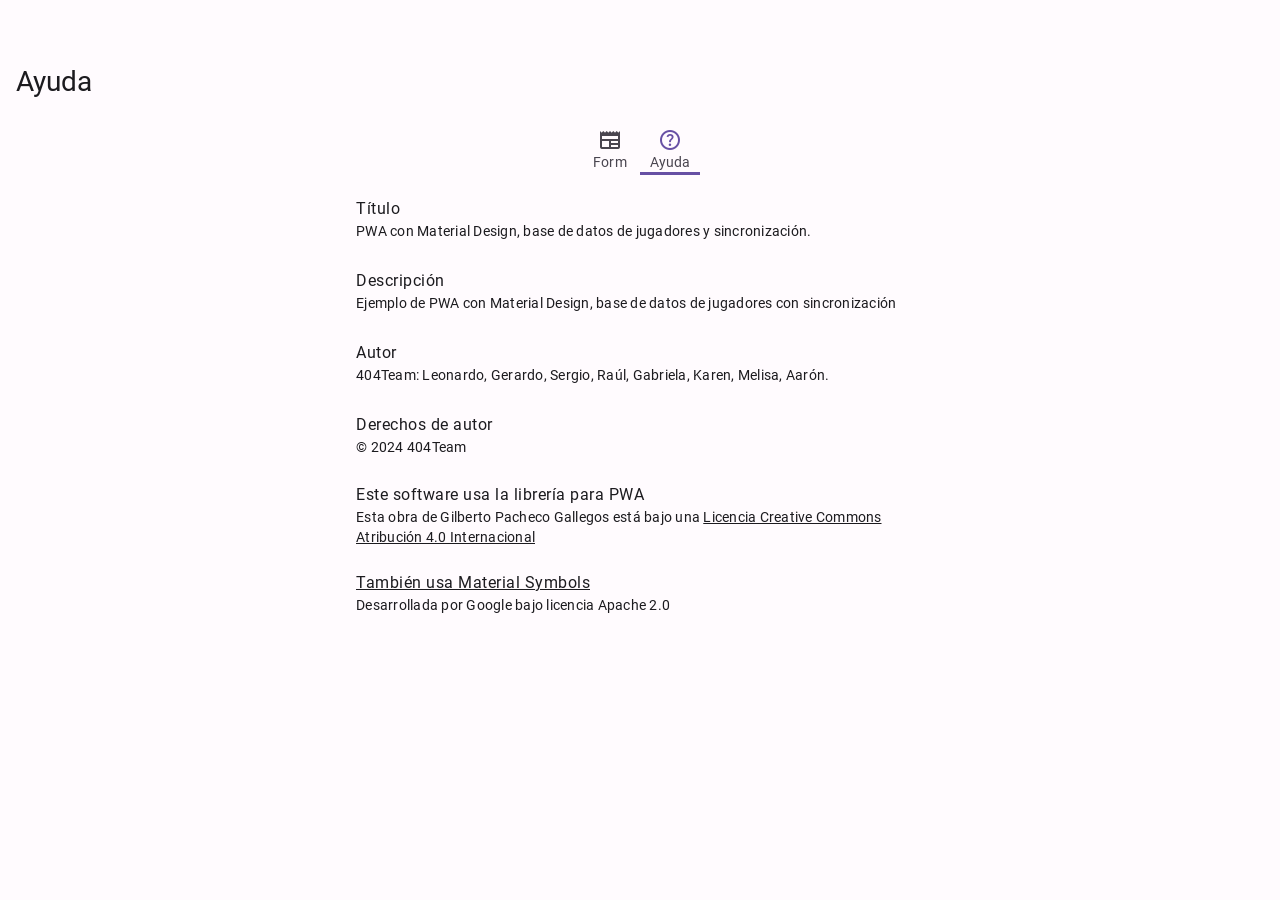
<file: ayuda.html>
<!DOCTYPE html>
<html lang="es" class="light dark">

<head>

 <meta charset="UTF-8">
 <title>Ayuda - Sincro404</title>

 <script src="js/registraServiceWorker.js"></script>

 <meta name="viewport" content="width=device-width">
 <meta name="theme-color" content="#00a97f">
 <link rel="icon" sizes="32x32" href="favicon.ico">
 <link rel="manifest" href="site.webmanifest">
 <script src="ungap/custom-elements.js"></script>

 <script type="module" src="js/configura.js"></script>
 <link rel="stylesheet" href="css/estilos.css">
 <link rel="stylesheet" href="css/transicion_pestanas.css">

</head>

<body>

 <md-top-app-bar adicional="tab" headline="headline">

  <h1>Ayuda</h1>

  <!--<button is="md-menu-button" slot="navigation"></button> -->

 </md-top-app-bar>

 <h1 id="headline">Ayuda</h1>

 <nav-tab-fixed id="tab"></nav-tab-fixed>

 <main>

  <ul class="md-list">
   <li class="md-two-line">
    <span class="headline">
     Título
    </span>
    <span class="supporting">
     PWA con Material Design, base de datos de jugadores y sincronización.
    </span>
   </li>
   <li class="md-two-line">
    <span class="headline">
     Descripción
    </span>
    <span class="supporting">
     Ejemplo de PWA con Material Design, base de datos de jugadores con sincronización
    </span>
   </li>
   <li class="md-two-line">
    <span class="headline">
     Autor
    </span>
    <span class="supporting">
     404Team: Leonardo, Gerardo, Sergio, Raúl, Gabriela, Karen, Melisa, Aarón.
    </span>
   </li>
   <li class="md-two-line">
    <span class="headline">
     Derechos de autor
    </span>
    <span class="supporting">
     &copy; 2024 404Team
    </span>
   </li>
   <li class="md-three-line">
    <span class="headline">
     Este software usa la librería para PWA
    </span>
    <span class="supporting">
     Esta obra de Gilberto Pacheco Gallegos está bajo una
     <a target="_blank" rel="license noreferrer"
       href="http://creativecommons.org/licenses/by/4.0/">
      Licencia Creative Commons Atribución 4.0 Internacional</a></span>
   </li>
   <li>
    <a class="md-three-line" target="_blank" rel=”noreferrer”
      href="https://fonts.google.com/icons">
     <span class="headline">
      También usa Material Symbols
     </span>
     <span class="supporting">
      Desarrollada por Google bajo licencia Apache 2.0
     </span>
    </a>
   </li>
  </ul>

 </main>

 <!-- <nav-drw></nav-drw> -->

</body>

</html>
</file>
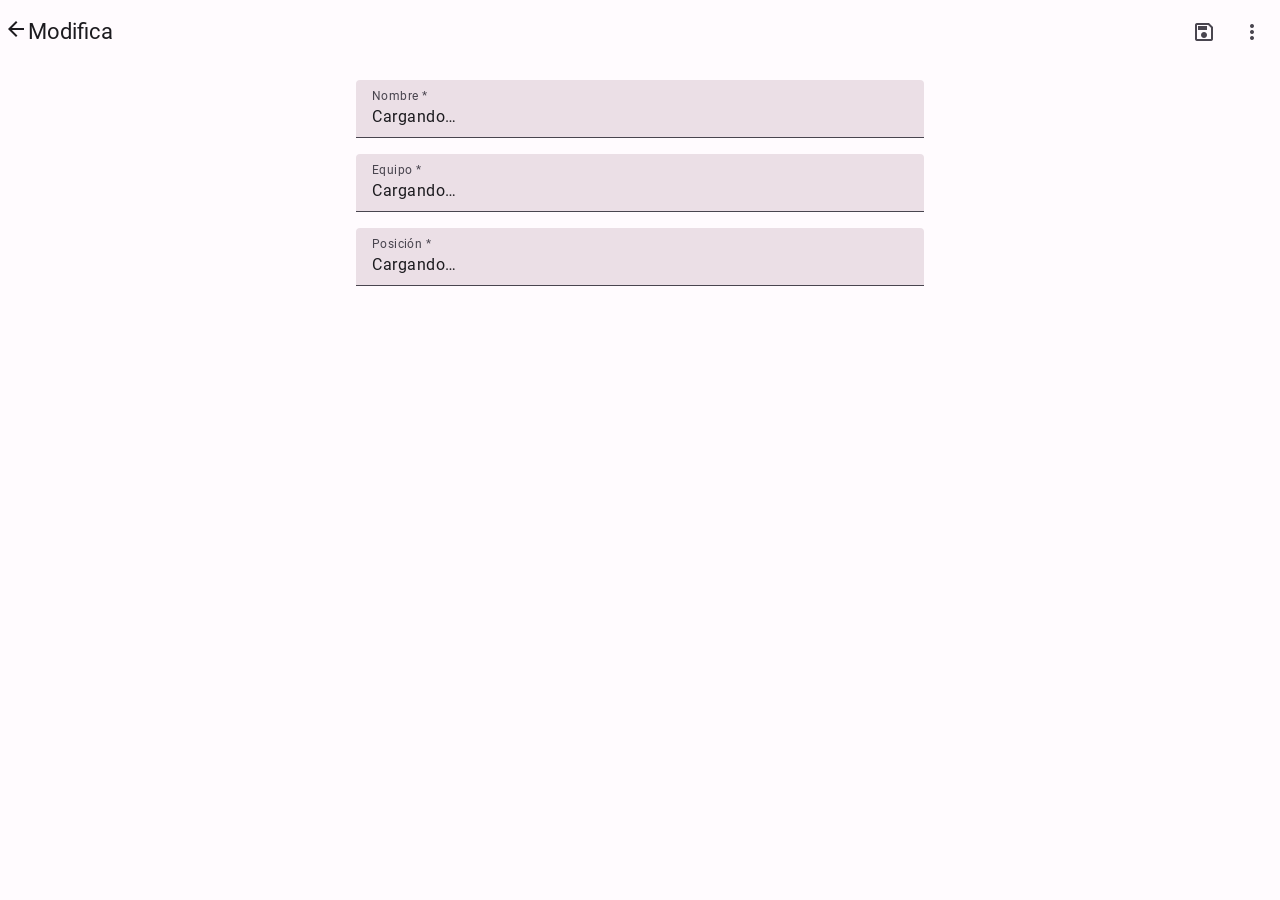
<file: navTabFixed.html>
<!DOCTYPE html>
<html lang="es" class="light dark">

<head>

  <meta charset="UTF-8">
  <title>Modifica - Sincro404</title>

  <script src="js/registraServiceWorker.js"></script>

  <meta name="viewport" content="width=device-width">
  <meta name="theme-color" content="#00a97f">
  <link rel="icon" sizes="32x32" href="favicon.ico">
  <link rel="manifest" href="site.webmanifest">
  <script src="ungap/custom-elements.js"></script>

  <script type="module" src="js/configura.js"></script>
  <link rel="stylesheet" href="css/estilos.css">
  <link rel="stylesheet" href="css/transicion_pestanas.css">


  <script>
    // Obtiene los parámetros de la página.
    const parametros = new URL(location.href).searchParams
    const paramId = parametros.get("id")
  </script>

</head>

<body onload="if (paramId !== null) {
   jugadorBusca(paramId)
    .then(jugador => {
     if (jugador === undefined) throw new Error('Jugador no encontrado.')
     muestraObjeto(forma, { nombre: { value: jugador.JUG_NOMBRE } })
     muestraObjeto(forma, { equipo: { value: jugador.JUG_EQUIPO } })
     muestraObjeto(forma, { posicion: { value: jugador.JUG_POSICION } }) 
    })
    .catch(muestraError)
  }">

  <md-top-app-bar class="medium">

    <h1>Modifica</h1>

    <button type="submit" class="md-standard-icon-button" title="Guardar" slot="action" form="forma">
      <span class="material-symbols-outlined">save</span>
    </button>

    <button is="md-overflow-button" slot="action" onclick="overflow.alterna(this)"></button>

    <a href="index.html" class="md-menu-button" title="Cancelar" slot="navigation">
      <span class="material-symbols-outlined">arrow_back</span></a>



  </md-top-app-bar>

  <main>
    <form id="forma" onsubmit="
   event.preventDefault()
   if (paramId !== null) {
    const JUG_ID = paramId
    // Lee el nombre, quitándole los espacios al inicio y al final.
    const JUG_NOMBRE = forma.nombre.value.trim()
    const JUG_EQUIPO = forma.equipo.value.trim()
    const JUG_POSICION = forma.posicion.value.trim()
    const modelo = { JUG_ID, JUG_NOMBRE, JUG_EQUIPO, JUG_POSICION }
    jugadorModifica(modelo)
     .then(json => location.href = 'index.html')
     .catch(muestraError)
   }">
      <p>
        <label class="md-filled-text-field float">
          <input placeholder="Nombre*" name="nombre" value="Cargando&hellip;">
          <span>Nombre *</span>
        </label>
      </p>
      <p>
        <label class="md-filled-text-field float">
          <input placeholder="Equipo*" name="equipo" value="Cargando&hellip;">
          <span>Equipo *</span>
        </label>
      </p>
      <p>
        <label class="md-filled-text-field float">
          <input placeholder="Posición*" name="posicion" value="Cargando&hellip;">
          <span>Posición *</span>
  </main>

  <md-overflow-menu id="overflow">

    <button type="button" onclick="
     if (paramId !== null && confirm('Confirma la eliminación')) {
      jugadorElimina(paramId)
       .then(() => location.href = 'index.html')
       .catch(muestraError)
     }">
      <span class="material-symbols-outlined">delete</span>
      Eliminar
    </button>

  </md-overflow-menu>

  <script type="module">
    import { muestraTextoDeAyuda } from "./lib/js/muestraTextoDeAyuda.js"
    import { consumeJson } from "./lib/js/consumeJson.js"
    import { muestraError } from "./lib/js/muestraError.js"
    import { muestraObjeto } from "./lib/js/muestraObjeto.js"
    import { submitForm } from "./lib/js/submitForm.js"
    import { jugadorBusca } from "./js/bd/jugadorBusca.js"
    import { jugadorElimina } from "./js/bd/jugadorElimina.js"
    import { jugadorModifica } from "./js/bd/jugadorModifica.js"
  </script>

</body>

</html>
</file>
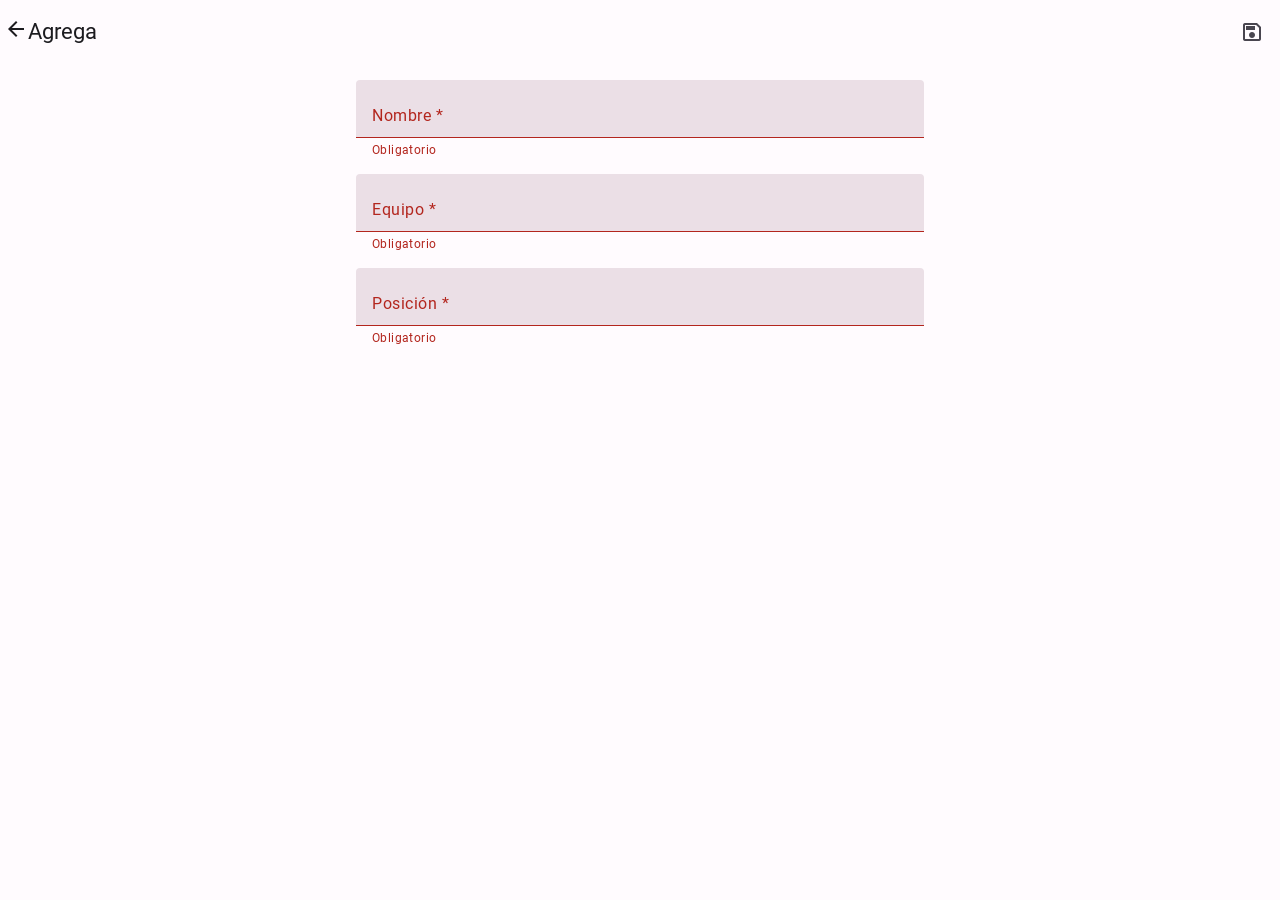
<file: secundaria.html>
<!DOCTYPE html>
<html lang="es" class="light dark">

<head>

 <meta charset="UTF-8">
 <title>Agrega - Sincro404</title>

 <script src="js/registraServiceWorker.js"></script>

 <meta name="viewport" content="width=device-width">
 <meta name="theme-color" content="#00a97f">
 <link rel="icon" sizes="32x32" href="favicon.ico">
 <link rel="manifest" href="site.webmanifest">
 <script src="ungap/custom-elements.js"></script>

 <script type="module" src="js/configura.js"></script>
 <link rel="stylesheet" href="css/estilos.css">
 <link rel="stylesheet" href="css/transicion_pestanas.css">



</head>

<body>

 <md-top-app-bar class="medium">

  <h1>Agrega</h1>

  <a href="index.html" class="md-menu-button" title="Cancelar" slot="navigation">
   <span class="material-symbols-outlined">arrow_back</span></a>
   <button type="submit" class="md-standard-icon-button" title="Guardar" slot="action" form="forma">
   <span class="material-symbols-outlined">save</span>
  </button>

  <!--<button is="md-menu-button" slot="navigation"></button>

  <button type="button" class="md-standard-icon-button" title="Agregar"
    slot="action">
   <span class="material-symbols-outlined">add</span>
  </button>

  <button type="button" class="md-standard-icon-button" title="Editar"
    slot="action">
   <span class="material-symbols-outlined">edit</span>
  </button>

  <button is="md-overflow-button" slot="action"
    onclick="overflow.alterna(this)"></button>-->

 </md-top-app-bar>

 <main>
    <form id="forma" onsubmit="
   event.preventDefault()
   // Lee el nombre, quitándole los espacios al inicio y al final.
   const JUG_NOMBRE = forma.nombre.value.trim()
   const JUG_EQUIPO = forma.equipo.value.trim()
   const JUG_POSICION = forma.posicion.value.trim()
   const modelo = { JUG_NOMBRE, JUG_EQUIPO, JUG_POSICION }
   jugadorAgrega(modelo)
    .then(json => location.href = 'index.html')
    .catch(muestraError)">

    



  <p>
   <label class="md-filled-text-field">
    <input required placeholder="Nombre*" name="nombre">
    <span>Nombre *</span>
    <small>Obligatorio</small>
   </label>
  </p>
  <p>
   <label class="md-filled-text-field">
    <input required placeholder="Equipo*" name="equipo">
    <span>Equipo *</span>
    <small>Obligatorio</small>
   </label>
  </p>
  <p>
   <label class="md-filled-text-field">
    <input required placeholder="Posición*" name="posicion">
    <span>Posición *</span>
    <small>Obligatorio</small>
   </label>
  </p>

 </form>

 </main>

 <script type="module">
    import { muestraTextoDeAyuda } from "./lib/js/muestraTextoDeAyuda.js"
    import { exportaAHtml } from "./lib/js/exportaAHtml.js"
    import { consumeJson } from "./lib/js/consumeJson.js"
    import { muestraError } from "./lib/js/muestraError.js"
    import { htmlentities } from "./lib/js/htmlentities.js"
    import { submitForm } from "./lib/js/submitForm.js"
    import { jugadorAgrega } from "./js/bd/jugadorAgrega.js"

  </script>

 <!-- <md-overflow-menu id="overflow">

  <button type="button">
   <span class="material-symbols-outlined">star</span>
   Marcar favorito
  </button>

  <button type="button">
   <span class="material-symbols-outlined"> delete</span>
   Eliminar
  </button>

 </md-overflow-menu> -->

<!-- <nav-drw></nav-drw> -->

</body>

</html>
</file>
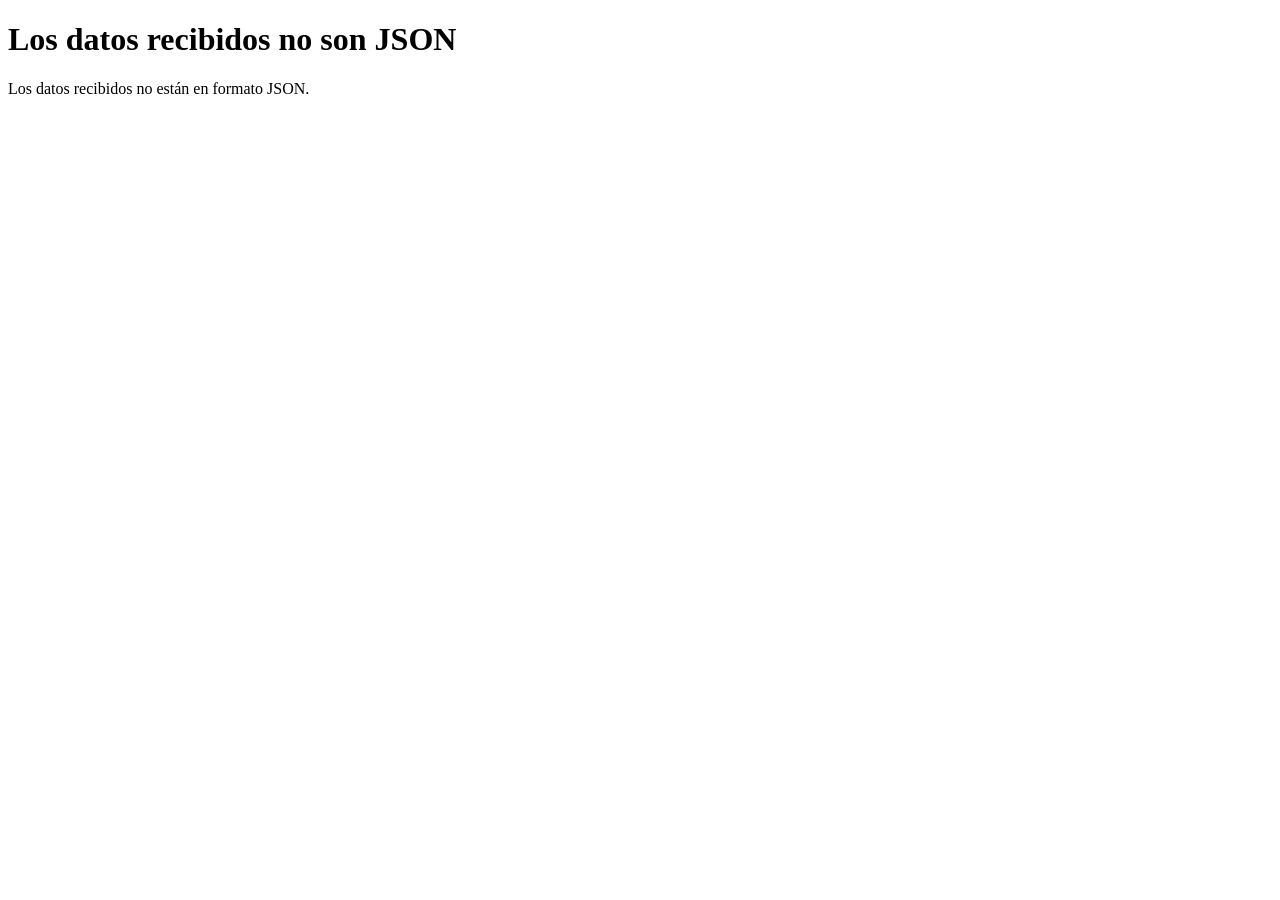
<file: error/datosnojson.html>
<!DOCTYPE html>
<html lang="es">

<head>

 <meta charset="UTF-8">
 <meta name="viewport" content="width=device-width">

 <title>Los datos recibidos no son JSON</title>

</head>

<body>

 <h1>Los datos recibidos no son JSON</h1>

 <p>
  Los datos recibidos no están en formato JSON.
 </p>

</body>

</html>
</file>
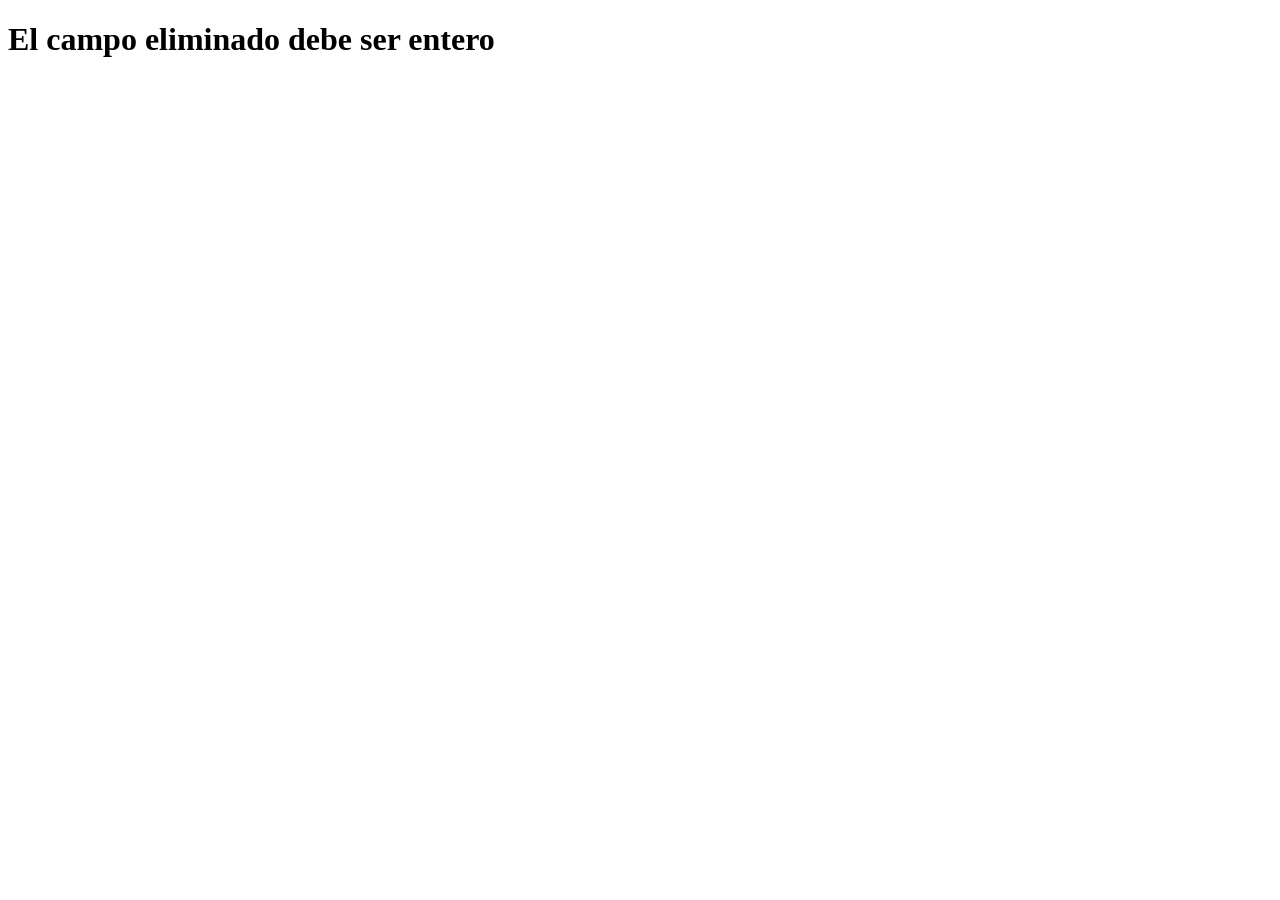
<file: error/eliminadoincorrecto.html>
<!DOCTYPE html>
<html lang="es">

<head>

 <meta charset="UTF-8">
 <meta name="viewport" content="width=device-width">

 <title>El campo eliminado debe ser entero</title>

<body>

 <h1>El campo eliminado debe ser entero</h1>

</body>

</html>
</file>
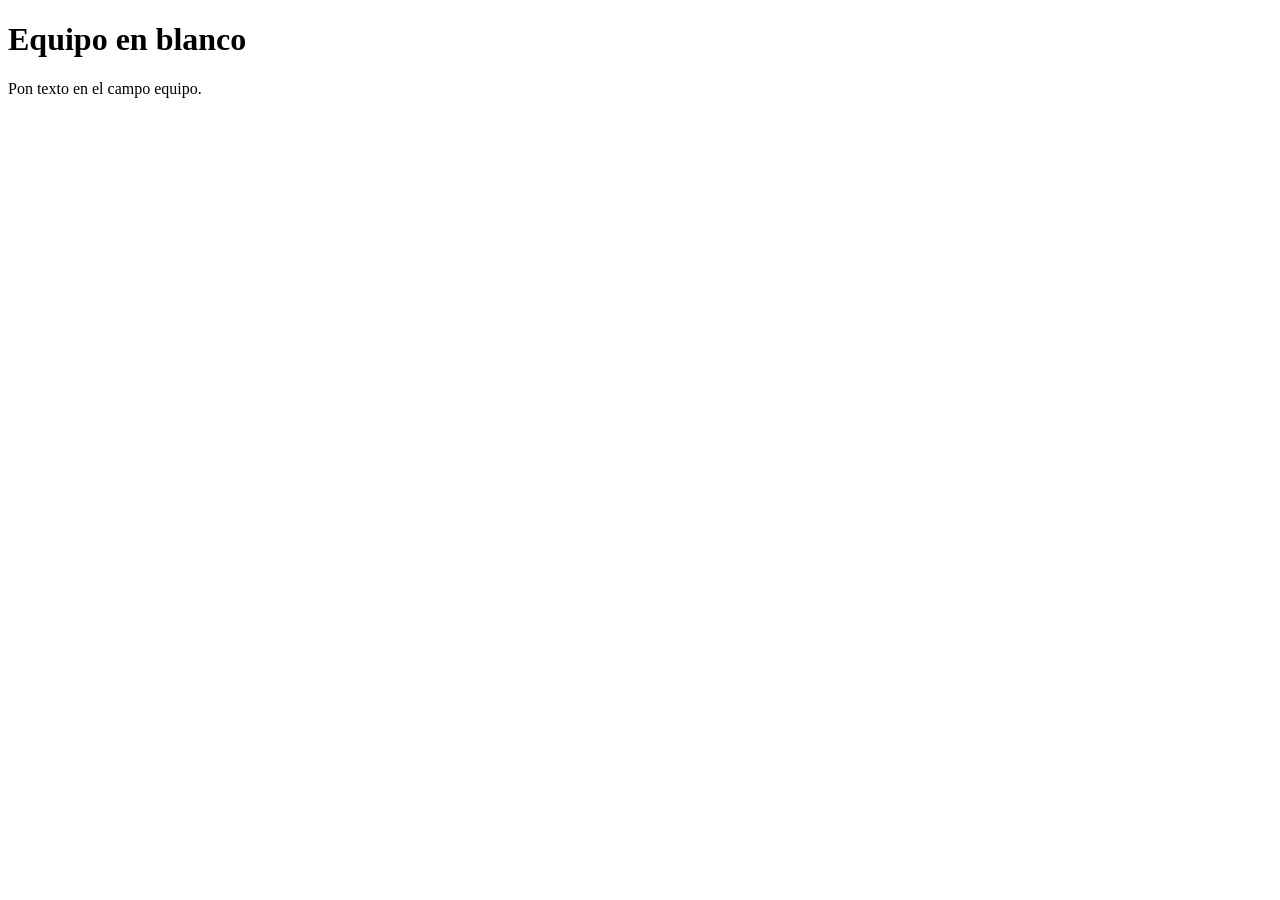
<file: error/equipoenblanco.html>
<!DOCTYPE html>
<html lang="es">

<head>

 <meta charset="UTF-8">
 <meta name="viewport" content="width=device-width">

 <title>Equipo en blanco</title>

</head>

<body>

 <h1>Equipo en blanco</h1>

 <p>Pon texto en el campo equipo.</p>

</body>

</html>
</file>
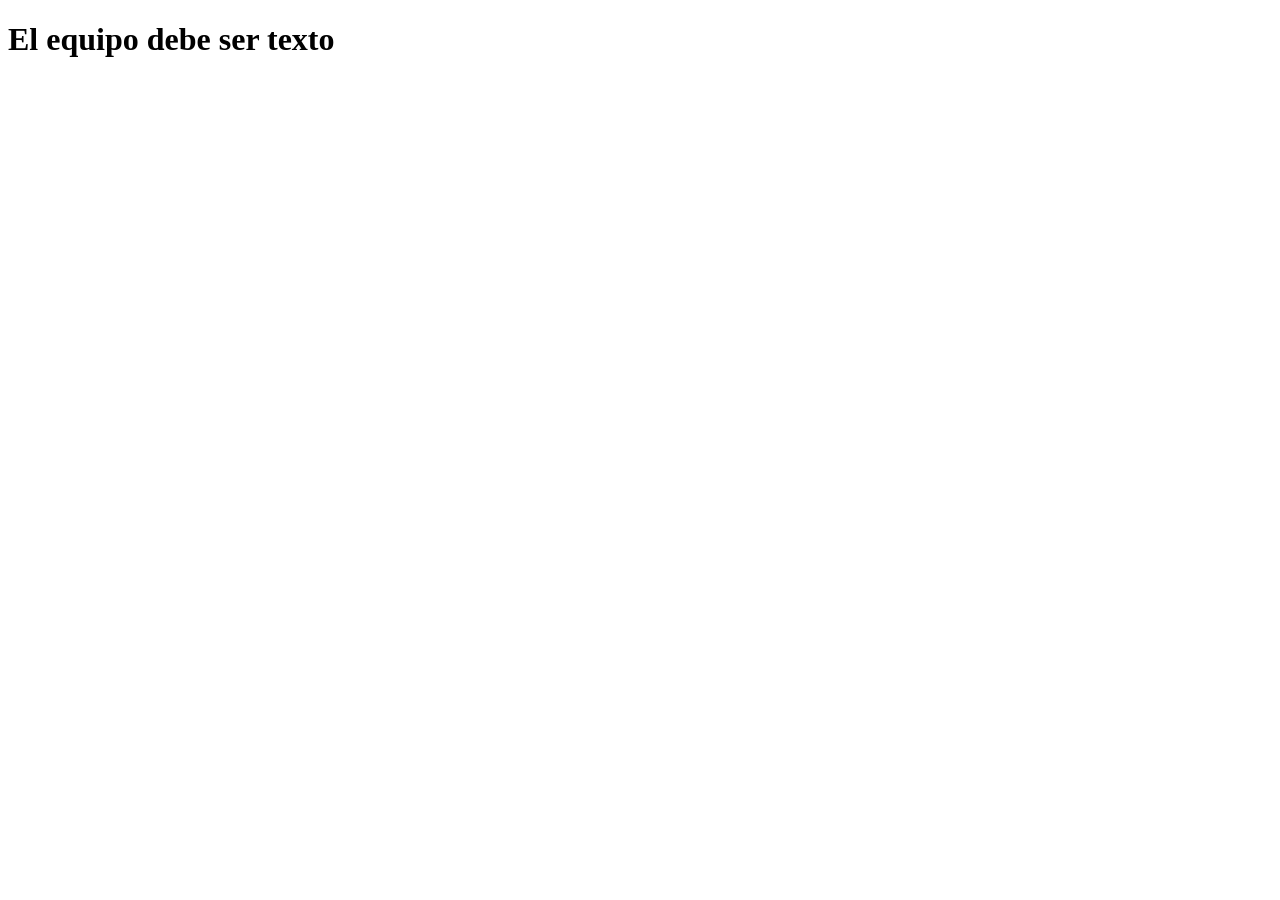
<file: error/equipoincorrecto.html>
<!DOCTYPE html>
<html lang="es">

<head>

 <meta charset="UTF-8">
 <meta name="viewport" content="width=device-width">

 <title>El equipo debe ser texto</title>

<body>

 <h1>El equipo debe ser texto</h1>
</body>

</html>
</file>
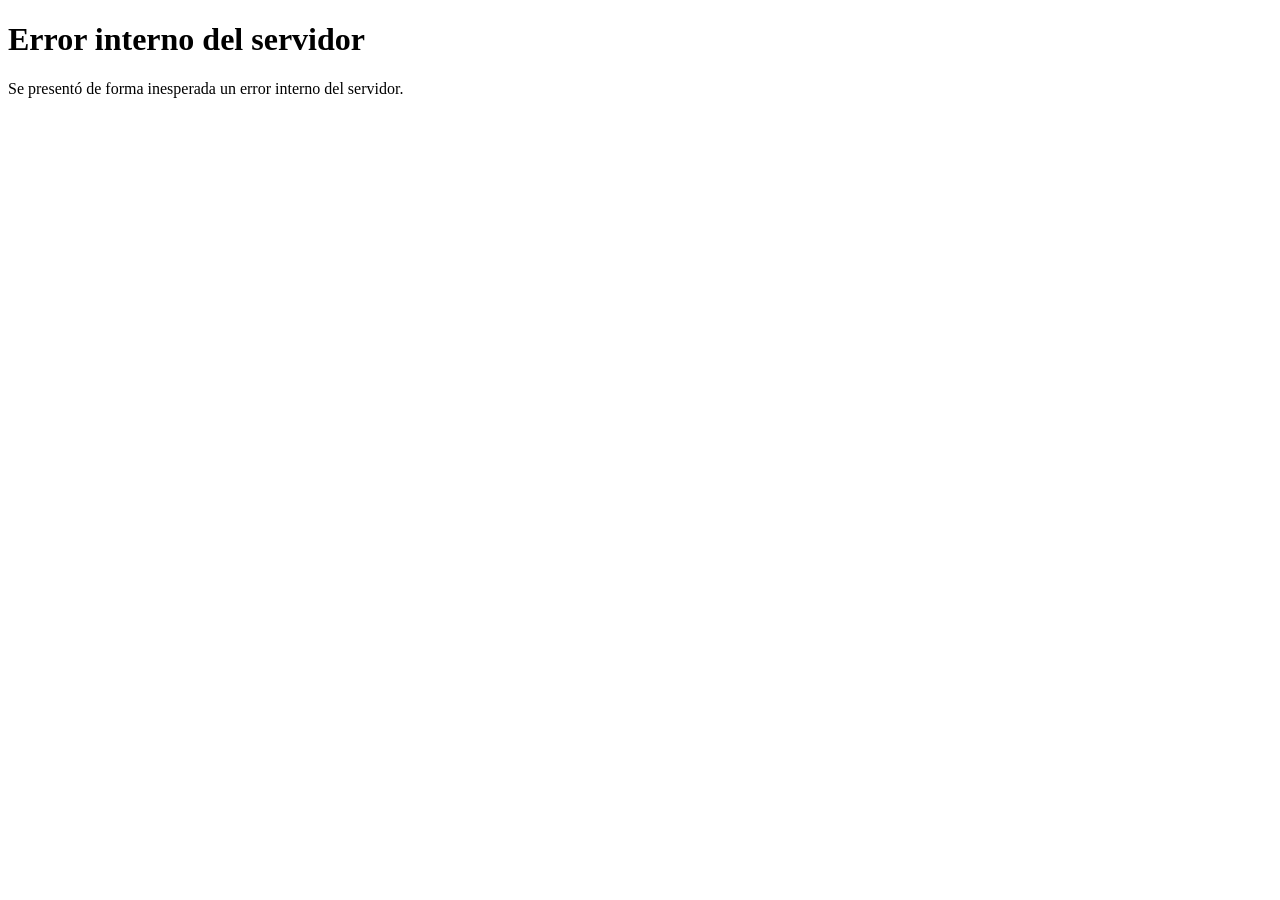
<file: error/errorinterno.html>
<!DOCTYPE html>
<html lang="es">

<head>

 <meta charset="UTF-8">
 <meta name="viewport" content="width=device-width">

 <title>Error interno del servidor</title>

</head>

<body>

 <h1>Error interno del servidor</h1>

 <p>Se presentó de forma inesperada un error interno del servidor.</p>

</body>

</html>
</file>
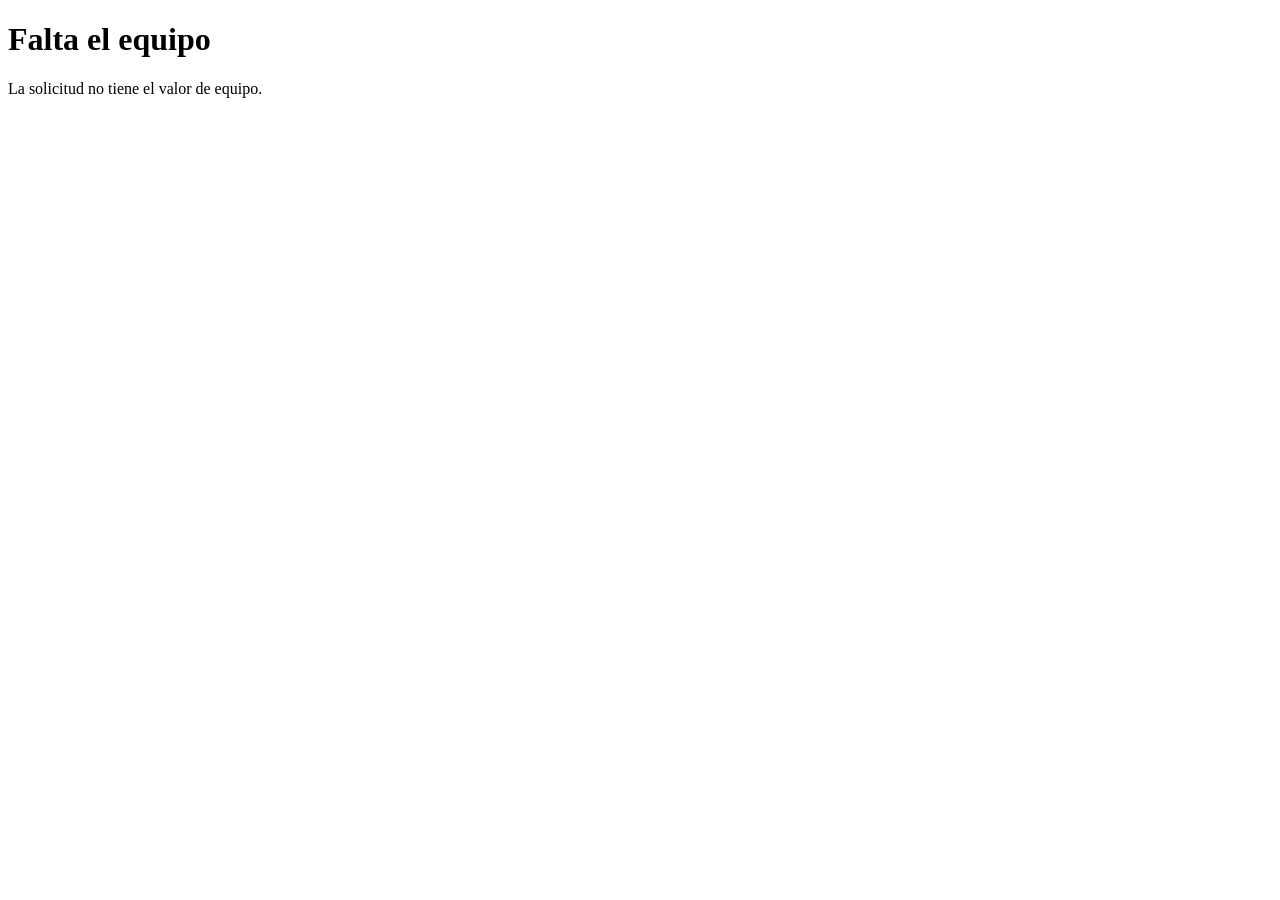
<file: error/faltaequipo.html>
<!DOCTYPE html>
<html lang="es">

<head>

 <meta charset="UTF-8">
 <meta name="viewport" content="width=device-width">

 <title>Falta el equipo</title>

</head>

<body>

 <h1>Falta el equipo</h1>

 <p>La solicitud no tiene el valor de equipo.</p>

</body>

</html>
</file>
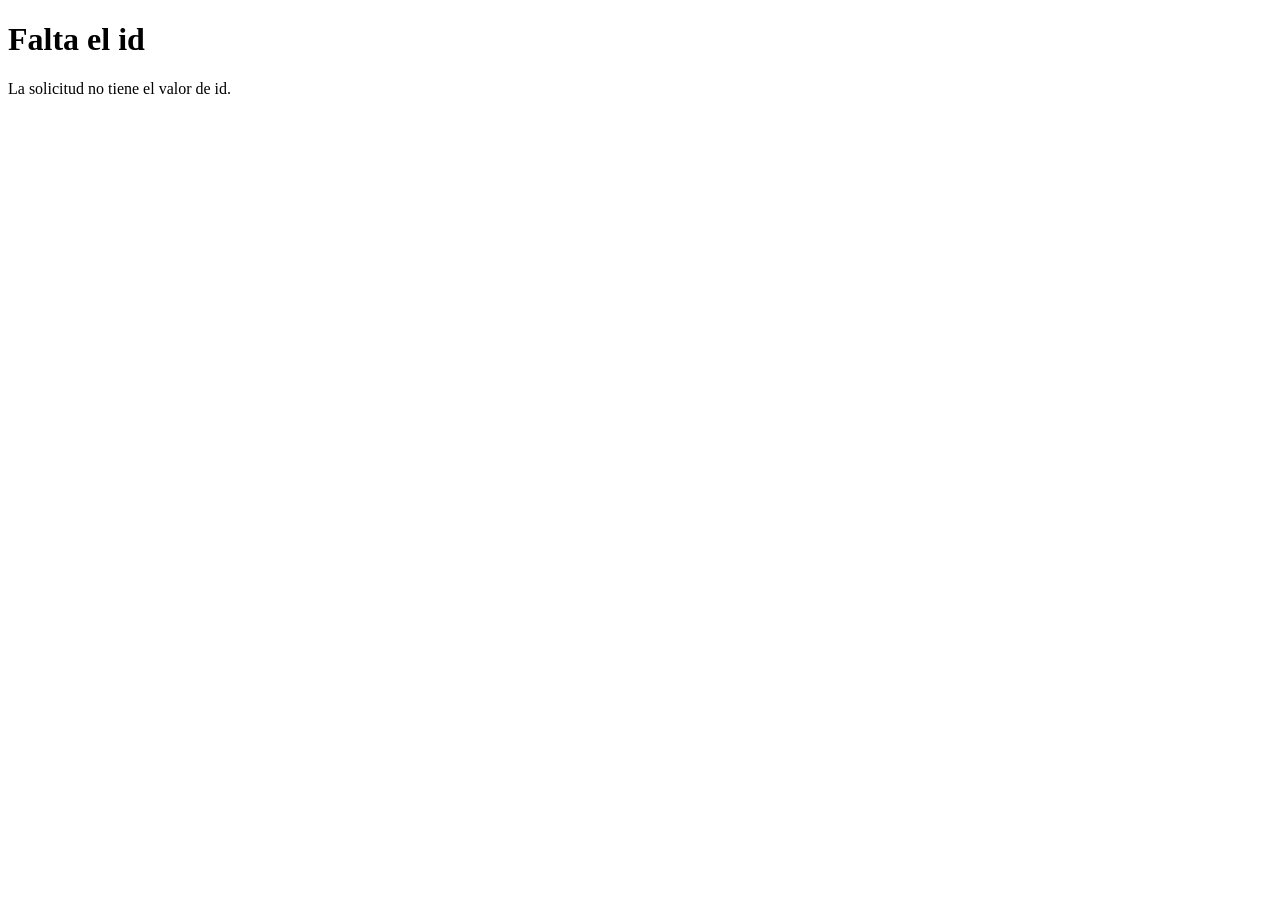
<file: error/faltaid.html>
<!DOCTYPE html>
<html lang="es">

<head>

 <meta charset="UTF-8">
 <meta name="viewport" content="width=device-width">

 <title>Falta el id</title>

</head>

<body>

 <h1>Falta el id</h1>

 <p>La solicitud no tiene el valor de id.</p>

</body>

</html>
</file>
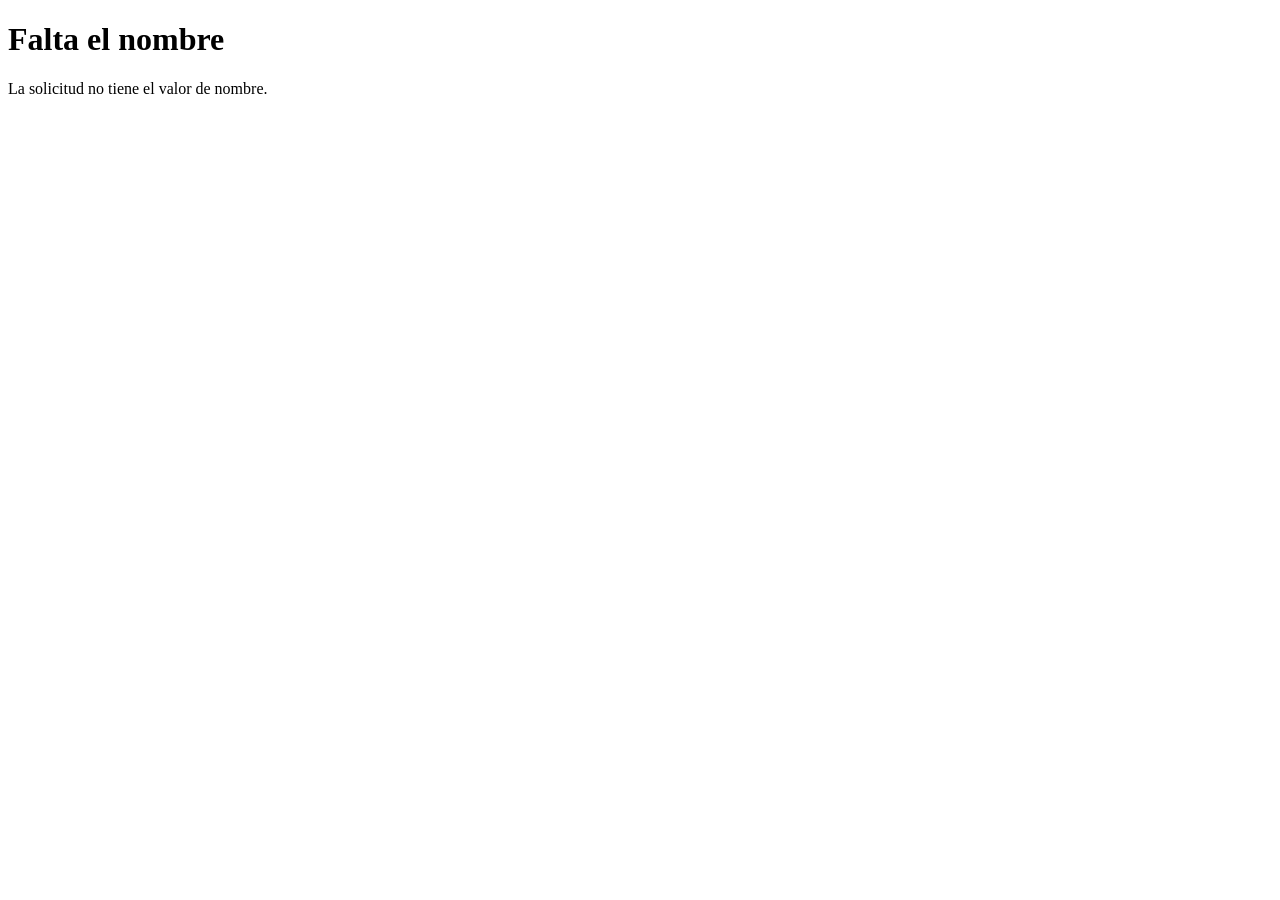
<file: error/faltanombre.html>
<!DOCTYPE html>
<html lang="es">

<head>

 <meta charset="UTF-8">
 <meta name="viewport" content="width=device-width">

 <title>Falta el nombre</title>

</head>

<body>

 <h1>Falta el nombre</h1>

 <p>La solicitud no tiene el valor de nombre.</p>

</body>

</html>
</file>
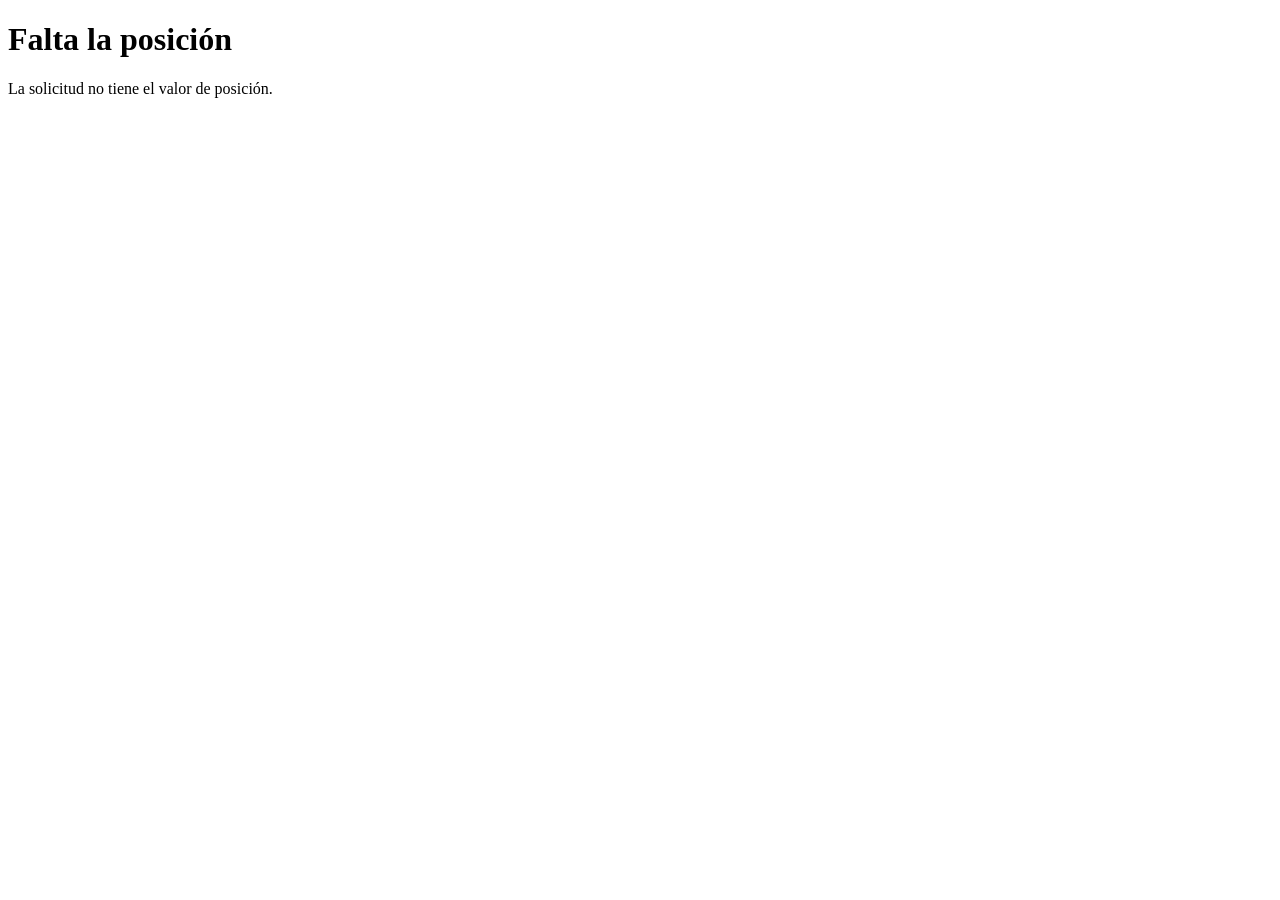
<file: error/faltaposicion.html>
<!DOCTYPE html>
<html lang="es">

<head>

 <meta charset="UTF-8">
 <meta name="viewport" content="width=device-width">

 <title>Falta la posición</title>

</head>

<body>

 <h1>Falta la posición</h1>

 <p>La solicitud no tiene el valor de posición.</p>

</body>

</html>
</file>
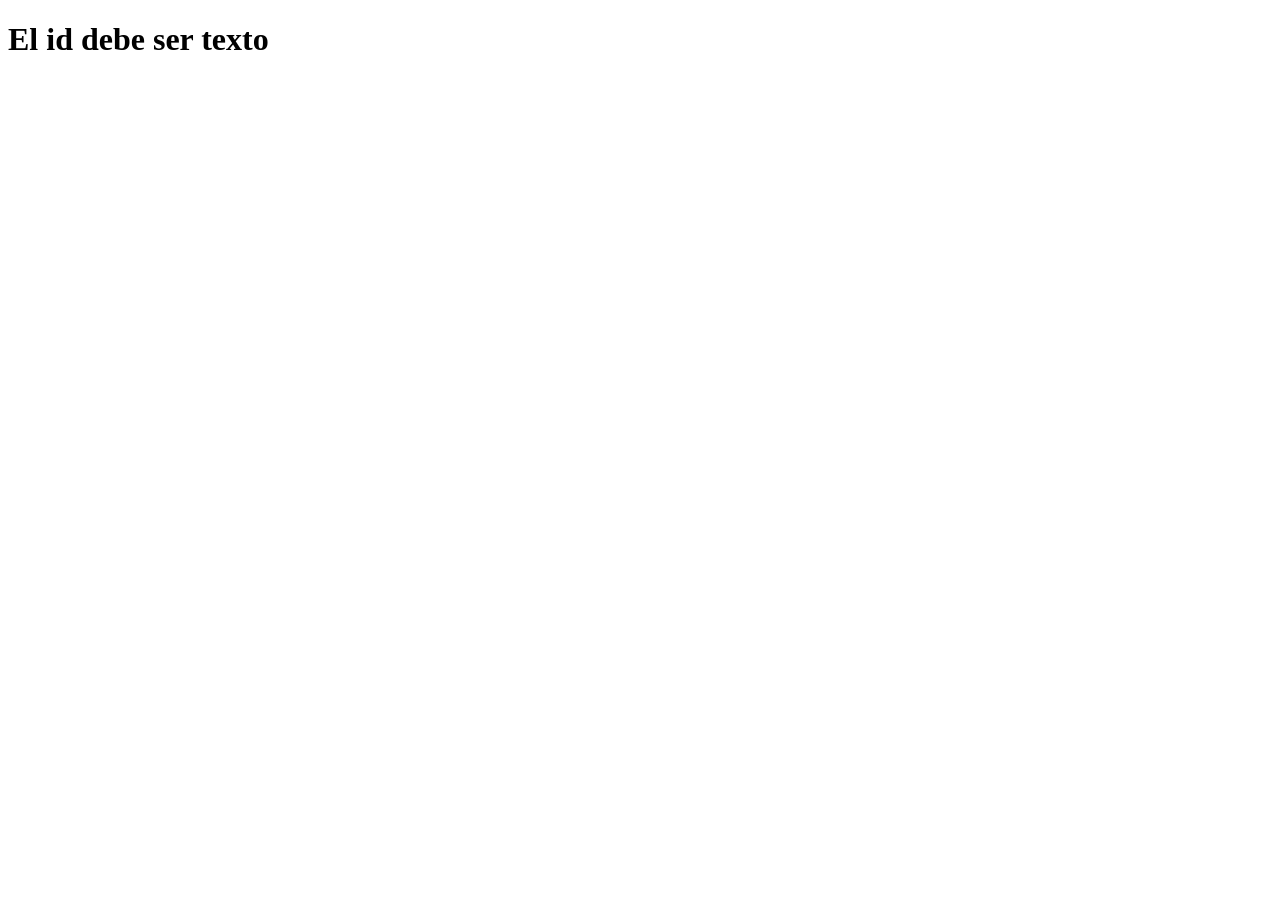
<file: error/idincorrecto.html>
<!DOCTYPE html>
<html lang="es">

<head>

 <meta charset="UTF-8">
 <meta name="viewport" content="width=device-width">

 <title>El id debe ser texto</title>

<body>

 <h1>El id debe ser texto</h1>

</body>

</html>
</file>
<file: css/estilos.css>
/* Selecciona el tema claro para Material Design 3. Puedes elegir
 * light.css, light-mc.css o light-hc.css */
@import url(light.css) screen and (prefers-color-scheme: light);
/* Selecciona el tema oscuro para Material Design 3. Puedes elegir
 * dark.css, dark-mc.css o dark-hc.css */
@import url(dark.css) screen and (prefers-color-scheme: dark);
/* Definiciones para Material Design 3  */
@import url(../material-tokens/css/baseline.css);
/* Fonts utilizados */
@import url(../lib/css/roboto.css);
@import url(../lib/css/material-symbols-outlined.css);
/* CSS de elementos utilizados */
@import url(../lib/css/md-ripple.css);
@import url(../lib/css/md-top-app-bar.css);
@import url(../lib/css/md-menu.css);
@import url(../lib/css/md-standard-icon-button.css);
@import url(../lib/css/md-fab-primary.css);
@import url(../lib/css/md-filled-button.css);
@import url(../lib/css/md-filled-text-field.css);
@import url(../lib/css/md-outline-button.css);
@import url(../lib/css/md-switch.css);
@import url(../lib/css/md-slider-field.css);
@import url(../lib/css/md-segmented-button.css);
@import url(../lib/css/md-list.css);
@import url(../lib/css/md-cards.css);
@import url(../lib/css/md-tab.css);
@import url(../lib/css/md-navigation-bar.css);

html {
 /* Indica los temas del sistema operativo que son soportados. */
 color-scheme: light dark;
 --tabWidth: 3.75rem;
 --anchoNav: 22.5rem;
}

main {
 max-width: 600px;
 margin-left: auto;
 margin-right: auto;
}

/* Quita un borde rojo que coloca Firefox. */
:-moz-ui-invalid {
 box-shadow: none;
}

body {
 margin: 0;
 font-family: var(--md-sys-typescale-body-large-font);
 font-weight: var(--md-sys-typescale-body-large-weight);
 font-size: var(--md-sys-typescale-body-large-size);
 font-style: var(--md-sys-typescale-body-large-font-style);
 letter-spacing: var(--md-sys-typescale-body-large-tracking);
 line-height: var(--md-sys-typescale-body-large-line-height);
 text-transform: var(--md-sys-typescale-body-large-text-transform);
 text-decoration: var(--md-sys-typescale-body-large-text-decoration);
 color: var(--md-sys-color-on-background);
 background-color: var(--md-sys-color-background);
 /* Las siguientes líneas Evita los cambios de apariencia al cargar estilos y
 + custom elements, que son conocidos como Flash Of Unstyled Content (fouc). */
 opacity: 0;
 animation-name: fouc;
 animation-fill-mode: forwards;
 animation-duration: 1.5s;
}

@keyframes fouc {
 to {
  opacity: 1;
 }
}

html {
 --Font: -apple-system, BlinkMacSystemFont, roboto, sans-serif;
 --colIntIos: white;
 --colIntIosOnBk: #2acc2a;
 --colIntIosOnBkFc: #1bbb1b;
 --colIntIosOffBk: #dbdbdb;
 --colIntIosOffBkFc: #BDBDBD;
 /* Plain typeface */
 --md-ref-typeface-plain: var(--Font);
 /* Brand typeface */
 --md-ref-typeface-brand: var(--Font);
 --md-sys-typescale-label-large-weight-prominent:
  var(--md-ref-typeface-weight-bold);
 --md-box_shadow_level4:
  0 var(--md-sys-elevation-level4) var(--md-sys-elevation-level4) var(--md-sys-color-shadow);
 --md-box_shadow_level3:
  0 var(--md-sys-elevation-level3) var(--md-sys-elevation-level3) var(--md-sys-color-shadow);
 --md-box_shadow_level2:
  0 var(--md-sys-elevation-level2) var(--md-sys-elevation-level2) var(--md-sys-color-shadow);
 --md-box_shadow_level1:
  0 var(--md-sys-elevation-level1) var(--md-sys-elevation-level1) var(--md-sys-color-shadow);
 --md-box_shadow_level0: none;
 --iconSize: 1.5rem;
 --avatarSize: 2.5rem;
 --imageSize: 3.5rem;
 --videoWidth: 7.125rem;
 --videoHeight: 4rem;
 --scroll-headline-duracion: 2s;
 --md-sys-state-focus-indicator-outer-offset: 0.125rem;
 --md-sys-state-focus-indicator-thickness: 0.1875rem;
 /* Pressed state layer opacity */
 --state-pressed-transparency-percentage: 84%;
 /* Focus state layer opacity */
 --state-focus-transparency-percentage: 88%;
 /* Hover state layer opacity */
 --state-hover-transparency-percentage: 92%;
}

p {
 margin: 1rem;
}

a {
 color: var(--md-sys-color-on-background);
}

@media (prefers-color-scheme: light) {
 html {
  --md-riple-color: #00000020;
 }
}

@media (prefers-color-scheme: dark) {
 html {
  --md-riple-color: #ffffff40;
 }
}

@keyframes salePorLaIzquierda {
 to {
  translate: -100vw 0;
 }
}

@keyframes entraPorLaDerecha {
 from {
  translate: 100vw 0;
 }
}

@keyframes aparece {
 from {
  opacity: 0;
 }
}

@keyframes desvanece {
 to {
  opacity: 0;
 }
}
</file>
<file: css/transicion_pestanas.css>
@view-transition {
 navigation: auto;
}

#headline {
 view-transition-name: encabezado;
}

main {
 view-transition-name: contenido;
}

::view-transition-group(encabezado) {
 animation-duration: var(--md-sys-motion-duration-1000);
}

::view-transition-group(contenido) {
 animation-duration: var(--md-sys-motion-duration-1000);
}

html::view-transition-old(encabezado) {
 animation-name: salePorLaIzquierda;
}

html::view-transition-new(encabezado) {
 animation-name: entraPorLaDerecha;
}

html::view-transition-old(contenido) {
 animation-name: salePorLaIzquierda;
}

html::view-transition-new(contenido) {
 animation-duration: var(--md-sys-motion-duration-700);
 animation-name: entraPorLaDerecha;
}
</file>
